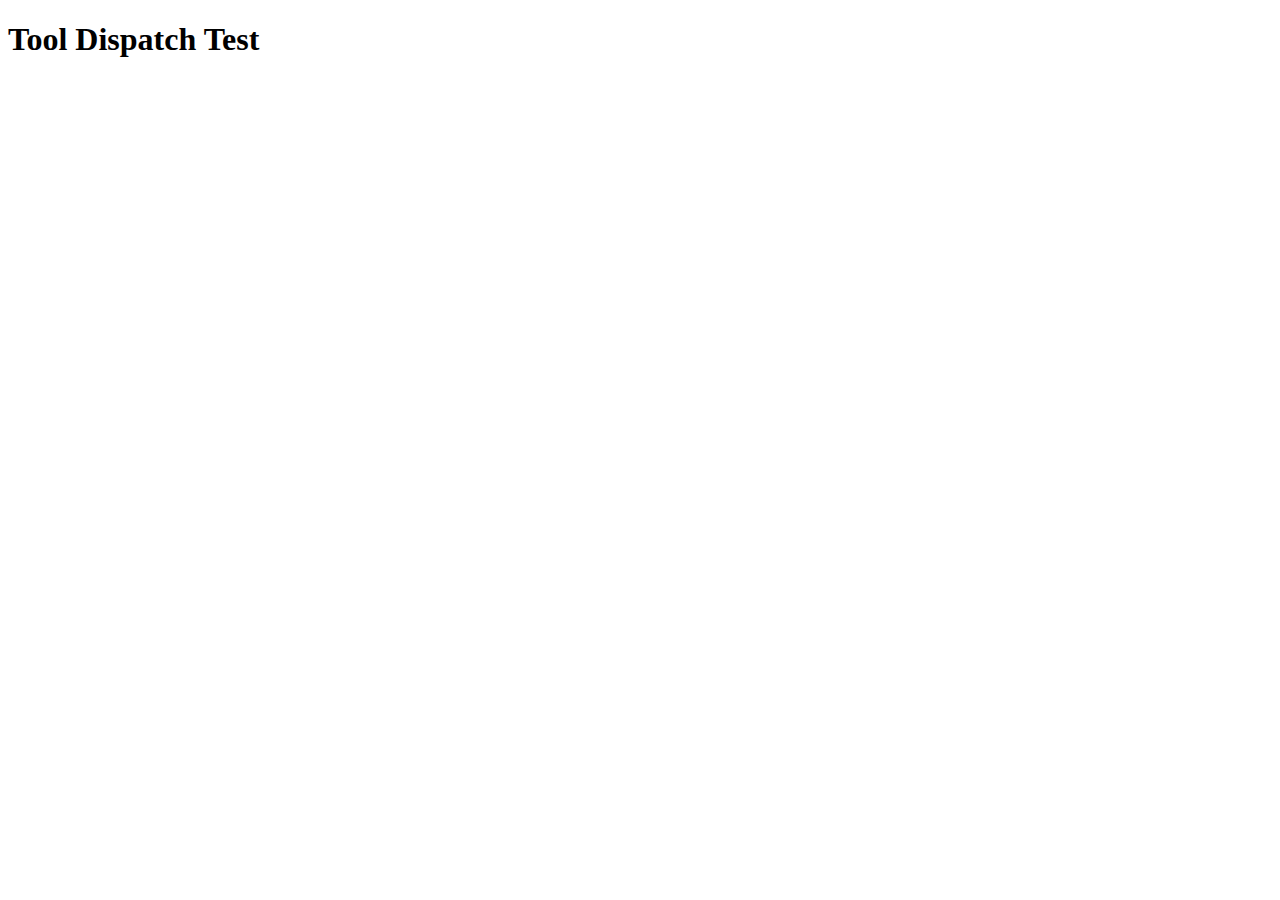
<file: test-dispatch.html>
<!DOCTYPE html>
<html lang="en">
<head>
    <meta charset="UTF-8">
    <meta name="viewport" content="width=device-width, initial-scale=1.0">
    <title>Tool Dispatch Test</title>
</head>
<body>
    <h1>Tool Dispatch Test</h1>
    <div id="test-results"></div>
    
    <script type="module">
        import { ChatToolsRegistry } from './js/chat-tools.js';
        
        console.log('=== Tool Dispatch Test ===');
        
        // Create registry and mock OpenAI client
        const registry = new ChatToolsRegistry();
        
        // Mock OpenAI client with dispatch logic
        class MockOpenAIClient {
            constructor(toolsRegistry) {
                this.toolsRegistry = toolsRegistry;
                this.dispatchTable = new Map();
                this.setupHandlersFromRegistry();
            }
            
            setupHandlersFromRegistry() {
                if (!this.toolsRegistry) return;
                
                const handlers = this.toolsRegistry.getHandlers();
                for (const [name, handler] of handlers) {
                    this.dispatchTable.set(name, {
                        handler,
                        metadata: this.toolsRegistry.getToolMetadataByName(name)
                    });
                }
            }
            
            dispatchCommand(command, context = null) {
                console.log('MockOpenAIClient.dispatchCommand called:', command);
                const handlerData = this.dispatchTable.get(command.method);
                if (handlerData) {
                    try {
                        const handler = handlerData.handler || handlerData;
                        if (typeof handler === 'function') {
                            console.log('Calling handler for:', command.method);
                            handler(command.params, context);
                        } else if (handler.handler && typeof handler.handler === 'function') {
                            console.log('Calling nested handler for:', command.method);
                            handler.handler(command.params, context);
                        }
                    } catch (error) {
                        console.error(`Error executing command ${command.method}:`, error);
                    }
                } else {
                    console.warn(`No handler registered for method: ${command.method}`);
                }
            }
            
            processCommands(content, onCommand) {
                // Look for TOOL_START/TOOL_END blocks first
                const toolPattern = /TOOL_START\s*([\s\S]*?)\s*TOOL_END/g;
                let match;

                while ((match = toolPattern.exec(content)) !== null) {
                    try {
                        const toolData = JSON.parse(match[1].trim());
                        if (toolData.name && toolData.arguments) {
                            const command = {
                                jsonrpc: '2.0',
                                method: toolData.name,
                                params: toolData.arguments
                            };
                            console.log('Found TOOL block:', command);
                            onCommand(command);
                            this.dispatchCommand(command);
                        }
                    } catch (e) {
                        console.warn('Failed to parse TOOL block:', match[1], e);
                    }
                }
            }
        }
        
        // Create mock context (chitchat component)
        const mockContext = {
            addChart: function(title, chartType, chartData, chartOptions) {
                console.log('addChart called with:', { title, chartType, chartData, chartOptions });
                document.getElementById('test-results').innerHTML += `
                    <p><strong>✅ Chart Rendered:</strong> ${title} (${chartType})</p>
                    <pre>${JSON.stringify({ chartData, chartOptions }, null, 2)}</pre>
                `;
            }
        };
        
        // Create client and test
        const client = new MockOpenAIClient(registry);
        
        // Test the tool response parsing
        const testResponse = `
Here's your chart:

TOOL_START { "name": "render_chart", "arguments": { "title": "Simple Bar Chart", "chartType": "bar", "chartData": { "labels": ["Jan", "Feb", "Mar"], "datasets": [{ "label": "Sales", "data": [100, 150, 200], "backgroundColor": "rgba(255, 99, 132, 0.2)", "borderColor": "rgba(255, 99, 132, 1)" }] }, "chartOptions": { "responsive": true } } } TOOL_END

The chart shows your Q1 sales data.
        `;
        
        console.log('Testing with response:', testResponse);
        
        client.processCommands(testResponse, (command) => {
            console.log('Command callback called:', command);
            // Pass the mock context to the dispatcher
            client.dispatchCommand(command, mockContext);
        });
        
        document.getElementById('test-results').innerHTML = '<h2>Test Results:</h2>' + document.getElementById('test-results').innerHTML;
    </script>
</body>
</html>
</file>
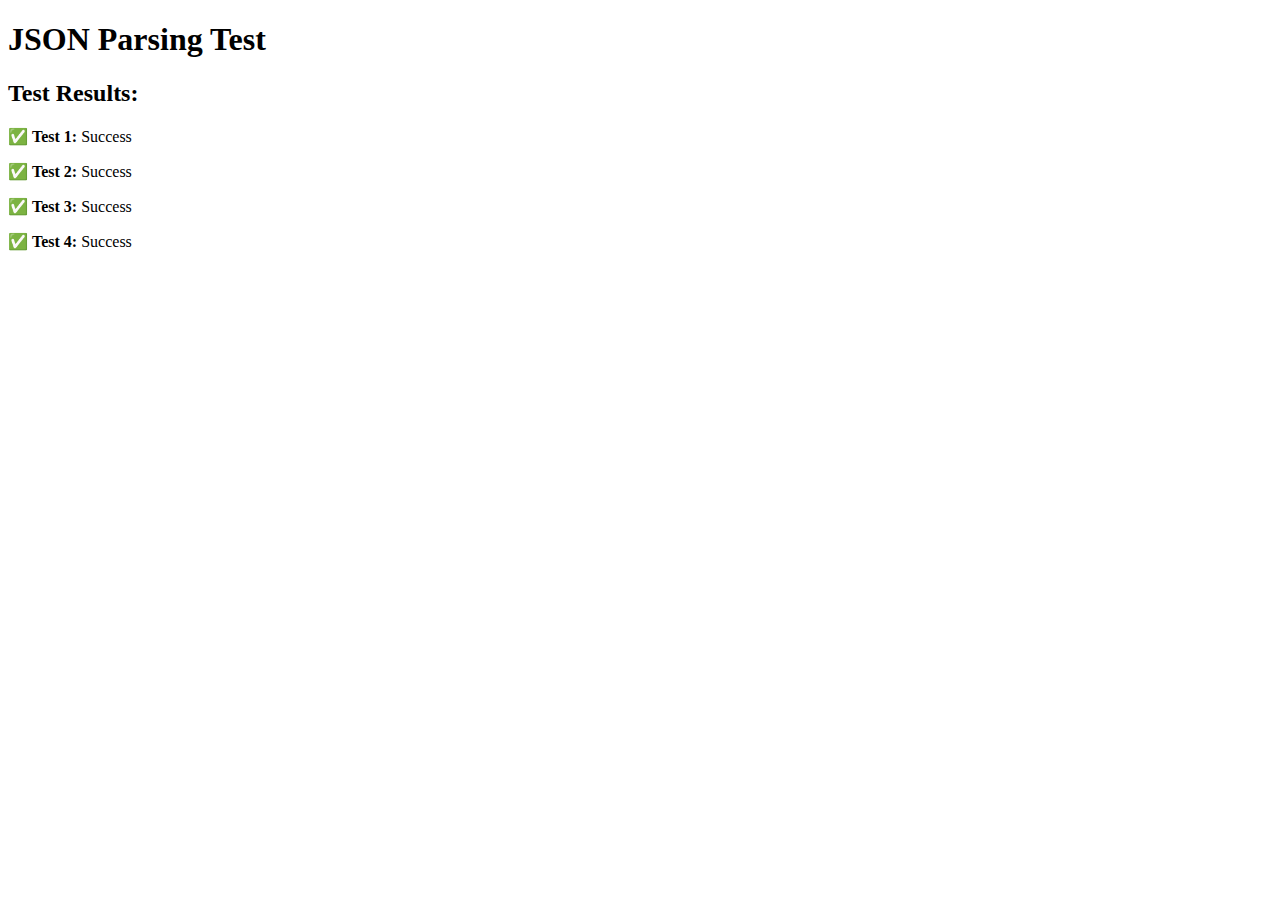
<file: test-json-parsing.html>
<!DOCTYPE html>
<html lang="en">
<head>
    <meta charset="UTF-8">
    <meta name="viewport" content="width=device-width, initial-scale=1.0">
    <title>JSON Parsing Test</title>
</head>
<body>
    <h1>JSON Parsing Test</h1>
    <div id="test-results"></div>
    
    <script>
        // Test the flexible JSON parsing
        function parseFlexibleJson(content) {
            // First try standard JSON parsing
            try {
                return JSON.parse(content);
            } catch (e) {
                // If that fails, try to fix common JavaScript object literal issues
                try {
                    // Replace unquoted property names with quoted ones
                    let fixed = content
                        // Replace unquoted property names (word: ) with quoted ones ("word": )
                        .replace(/([{,]\s*)([a-zA-Z_$][a-zA-Z0-9_$]*)\s*:/g, '$1"$2":')
                        // Replace single quotes with double quotes
                        .replace(/'/g, '"')
                        // Fix trailing commas (remove them)
                        .replace(/,(\s*[}\]])/g, '$1');
                    
                    return JSON.parse(fixed);
                } catch (e2) {
                    // If all else fails, try to evaluate as JavaScript (dangerous but controlled)
                    try {
                        // Only allow if it looks like a safe object literal
                        if (content.trim().startsWith('{') && content.trim().endsWith('}')) {
                            // Use Function constructor to safely evaluate
                            return new Function('return ' + content)();
                        }
                    } catch (e3) {
                        console.warn('All JSON parsing attempts failed:', e, e2, e3);
                    }
                }
            }
            return null;
        }

        // Test cases
        const testCases = [
            // Valid JSON
            '{"name": "test", "value": 123}',
            
            // JavaScript object literal (unquoted properties)
            '{name: "test", value: 123}',
            
            // Mixed quotes
            `{name: 'test', value: "hello"}`,
            
            // The problematic case from the error
            `{
  "name": "render_chart",
  "arguments": {
    "title": "Bar Chart Example",
    "chartType": "bar",
    "chartData": {
      "labels": ["Jan", "Feb", "Mar", "Apr", "May"],
      "datasets": [{
        "label": "Sales",
        "data": [100, 200, 300, 400, 500],
        "backgroundColor": "rgba(255, 99, 132, 0.2)",
        "borderColor": "rgba(255, 99, 132, 1)",
        "borderWidth": 1
      }]
    },
    "chartOptions": {
      "title": {
        display: true,
        text: "Bar Chart Example",
        fontSize: 16
      },
      "legend": {
        display: true
      },
      "scales": {
        yAxes: [{
          ticks: {
            beginAtZero: true
          }
        }]
      }
    }
  }
}`
        ];

        let results = '<h2>Test Results:</h2>';
        
        testCases.forEach((testCase, index) => {
            console.log(`Testing case ${index + 1}:`, testCase);
            const result = parseFlexibleJson(testCase);
            
            if (result !== null) {
                results += `<p>✅ <strong>Test ${index + 1}:</strong> Success</p>`;
                console.log(`Result ${index + 1}:`, result);
            } else {
                results += `<p>❌ <strong>Test ${index + 1}:</strong> Failed</p>`;
                console.log(`Failed ${index + 1}`);
            }
        });

        document.getElementById('test-results').innerHTML = results;
    </script>
</body>
</html>
</file>
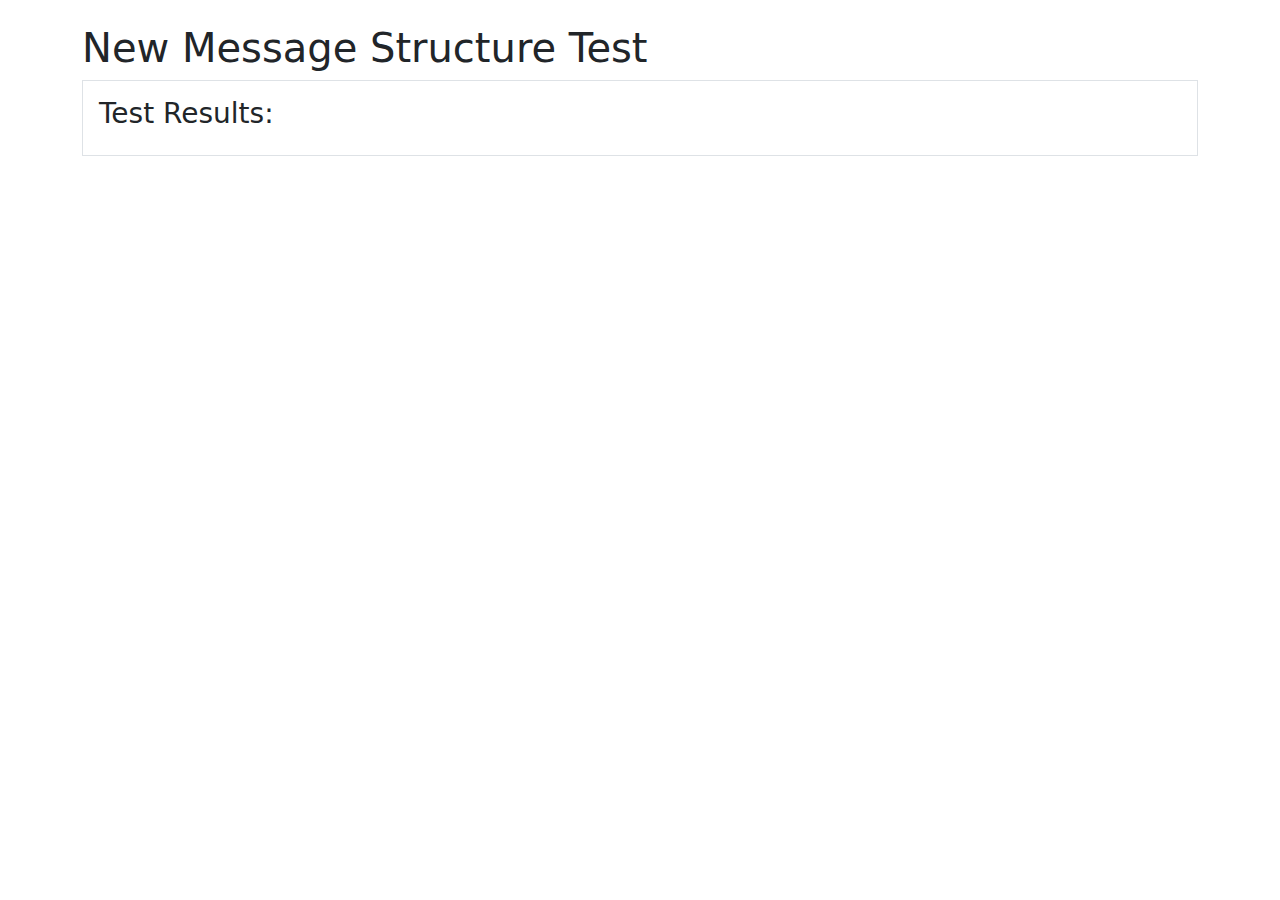
<file: test-new-messages.html>
<!DOCTYPE html>
<html lang="en">
<head>
    <meta charset="UTF-8">
    <meta name="viewport" content="width=device-width, initial-scale=1.0">
    <title>New Message Structure Test</title>
    <link href="https://cdn.jsdelivr.net/npm/bootstrap@5.3.0/dist/css/bootstrap.min.css" rel="stylesheet">
    <link href="https://cdnjs.cloudflare.com/ajax/libs/font-awesome/6.0.0/css/all.min.css" rel="stylesheet">
    <link href="css/chitchat.css" rel="stylesheet">
</head>
<body>
    <div class="container mt-4">
        <h1>New Message Structure Test</h1>
        <div id="test-area" class="border p-3">
            <h3>Test Results:</h3>
            <div id="test-results"></div>
        </div>
    </div>

    <script type="module">
        // Import components
        import './js/messages.js';
        import './js/chitchat-components.js';
        
        console.log('=== Testing New Message Structure ===');
        
        // Test 1: Create user message
        console.log('Test 1: Creating user message');
        const userMessage = document.createElement('user-message');
        userMessage.setAttribute('data-message', JSON.stringify({
            id: 'test-user-1',
            content: 'Hello, can you create a chart for me?',
            sender: 'user',
            timestamp: new Date()
        }));
        
        // Test 2: Create assistant message
        console.log('Test 2: Creating assistant message');
        const assistantMessage = document.createElement('assistant-message');
        assistantMessage.setAttribute('data-message', JSON.stringify({
            id: 'test-assistant-1',
            content: 'I\'ll help you create a chart. Let me process that request.',
            sender: 'assistant',
            timestamp: new Date()
        }));
        
        // Test 3: Add tool invocation to assistant message
        console.log('Test 3: Adding tool invocation');
        setTimeout(() => {
            const toolInvocation = assistantMessage.addToolInvocation('render_chart', 'tool-test-1');
            console.log('Tool invocation created:', toolInvocation);
            
            // Test 4: Update tool status and add result
            setTimeout(() => {
                // Create a mock chart result
                const chartResult = document.createElement('div');
                chartResult.innerHTML = '<div class="alert alert-success">✅ Chart rendered successfully!</div>';
                
                toolInvocation.element.setResult(chartResult);
                console.log('Tool result added');
            }, 2000);
        }, 1000);
        
        // Add messages to test area
        const testResults = document.getElementById('test-results');
        testResults.appendChild(userMessage);
        testResults.appendChild(assistantMessage);
        
        console.log('Test setup complete');
    </script>
</body>
</html>
</file>
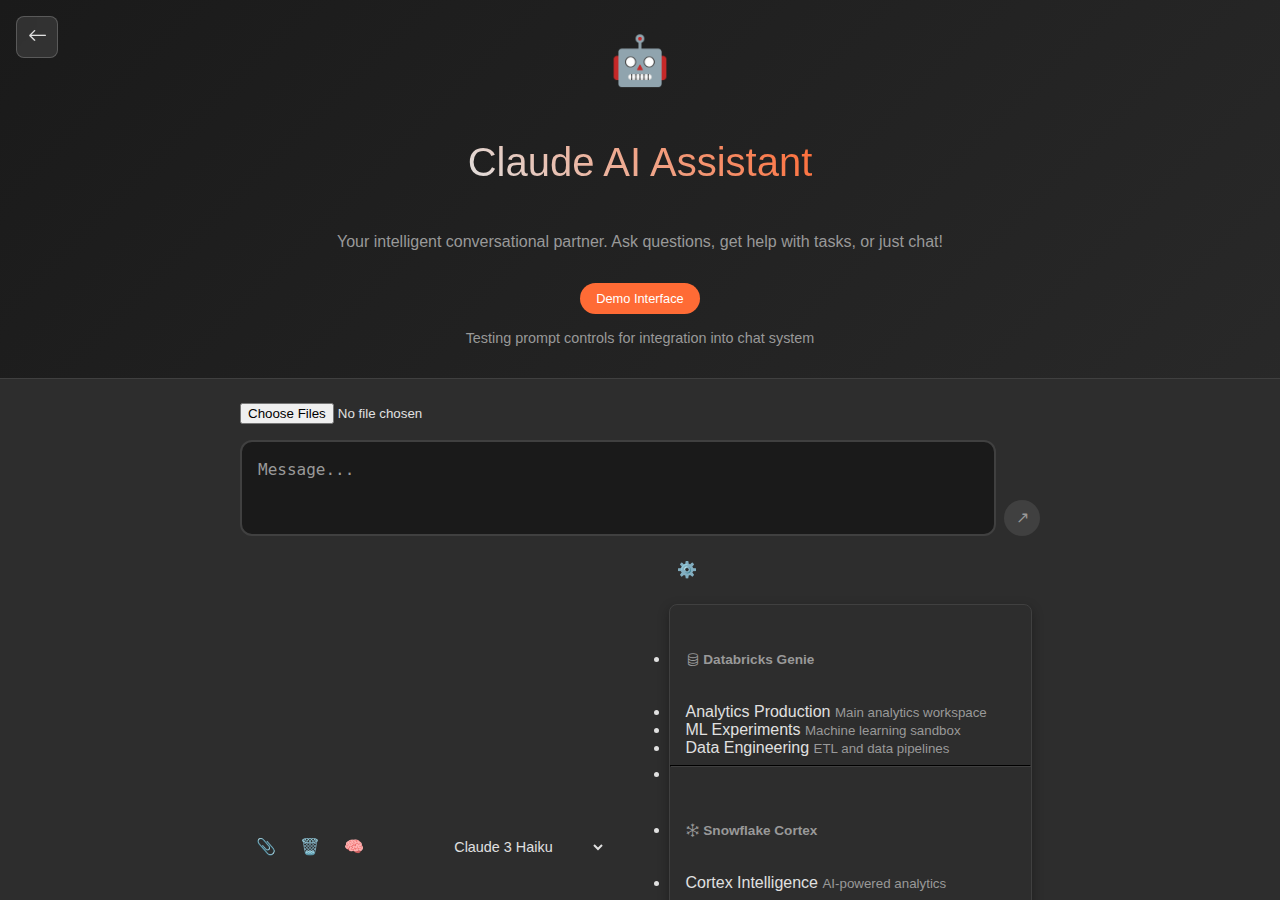
<file: templates/prompt.html>
<!DOCTYPE html>
<html lang="en">
<head>
    <meta charset="UTF-8">
    <meta name="viewport" content="width=device-width, initial-scale=1.0">
    <title>Claude AI Assistant - Demo</title>
    
    <!-- Bootstrap 5.3 CSS -->
    <link href="https://cdn.jsdelivr.net/npm/bootstrap@5.3.2/dist/css/bootstrap.min.css" rel="stylesheet" integrity="sha384-T3c6CoIi6uLrA9TneNEoa7RxnatzjcDSCmG1MXxSR1GAsXEV/Dwwykc2MPK8M2HN" crossorigin="anonymous">
    
    <!-- Bootstrap Icons -->
    <link rel="stylesheet" href="https://cdn.jsdelivr.net/npm/bootstrap-icons@1.11.1/font/bootstrap-icons.css">
    
    <!-- Prompt CSS -->
    <link rel="stylesheet" href="/css/prompt.css">
</head>
<body>
    <chat-interface class="prompt-page">
        <div class="chat-container">
            <!-- Back to Dashboard Button -->
            <div class="demo-controls">
                <a href="/" class="btn-back" title="Back to Dashboard" aria-label="Back to Dashboard">
                    <i class="bi bi-arrow-left"></i>
                </a>
            </div>
            
            <!-- Greeting Section -->
            <div class="greeting-section">
                <div class="greeting-icon">🤖</div>
                <h1 class="greeting-title">Claude AI Assistant</h1>
                <p class="text-muted mb-4">Your intelligent conversational partner. Ask questions, get help with tasks, or just chat!</p>
                <div class="demo-badge">
                    <span class="badge">Demo Interface</span>
                    <small class="demo-note">Testing prompt controls for integration into chat system</small>
                </div>
            </div>

            <!-- Prompt Section -->
            <div class="prompt-section">
                <div class="prompt-container">
                    <!-- File Manager Component -->
                    <file-manager></file-manager>

                    <!-- Main Input Component -->
                    <prompt-input></prompt-input>

                    <!-- Controls Bar -->
                    <div class="controls-bar">
                        <div class="controls-left">
                            <button type="button" class="btn-icon" id="addFileBtn" title="Add files" aria-label="Add files">
                                📎
                            </button>
                            <button type="button" class="btn-icon" id="clearBtn" title="Clear conversation" aria-label="Clear conversation">
                                🗑️
                            </button>
                            <button type="button" class="btn-icon" id="deepThinkBtn" title="Enable deep thinking mode" aria-label="Toggle deep thinking mode">
                                🧠
                            </button>
                        </div>
                        
                        <div class="controls-center">
                            <!-- Model Selector Component -->
                            <model-selector></model-selector>
                        </div>
                        
                        <div class="controls-right">
                            <!-- Options Panel Component (Data Sources) -->
                            <options-panel></options-panel>
                        </div>
                    </div>
                </div>
            </div>

            <!-- Screen reader announcements -->
            <div aria-live="polite" aria-atomic="true" class="sr-only" id="announcements"></div>
        </div>
    </chat-interface>

    <!-- Bootstrap JS -->
    <script src="https://cdn.jsdelivr.net/npm/bootstrap@5.3.2/dist/js/bootstrap.bundle.min.js" integrity="sha384-C6RzsynM9kWDrMNeT87bh95OGNyZPhcTNXj1NW7RuBCsyN/o0jlpcV8Qyq46cDfL" crossorigin="anonymous"></script>
    
    <!-- Prompt Components (load first) -->
    <script src="/js/prompt-components.js"></script>
    <script src="/js/prompt.js"></script>
</body>
</html>
</file>
<file: css/chitchat.css>
/**
 * ChitChat Component - Professional Banking Theme
 * Modern chat widget with full-width message bubbles and professional colors
 */

/* === CHAT WIDGET POSITIONING & ANIMATIONS === */

#chat-widget {
    transform-origin: bottom right;
    transition: all 0.3s cubic-bezier(0.4, 0, 0.2, 1);
}

#chat-toggle {
    transition: all 0.3s ease;
    border: none;
    box-shadow: 0 4px 12px rgba(59, 130, 246, 0.4);
    background: linear-gradient(135deg, #1e40af 0%, #3b82f6 100%);
}

#chat-toggle:hover {
    transform: scale(1.1);
    box-shadow: 0 6px 20px rgba(59, 130, 246, 0.5);
    background: linear-gradient(135deg, #1d4ed8 0%, #2563eb 100%);
}

/* === RESPONSIVE POSITIONING === */

@media (min-width: 769px) {
    /* Desktop and laptop screens */
    #chat-widget {
        bottom: 80px !important;
        right: 24px !important;
        width: 420px;
        height: 600px;
    }
    
    #chat-toggle {
        bottom: 24px !important;
        right: 24px !important;
        width: 60px;
        height: 60px;
    }
}

@media (max-width: 768px) {
    /* Mobile - full screen */
    #chat-widget {
        bottom: 0 !important;
        right: 0 !important;
        left: 0 !important;
        top: 0 !important;
        width: 100% !important;
        height: 100% !important;
        border-radius: 0 !important;
    }
    
    #chat-toggle {
        bottom: 20px !important;
        right: 20px !important;
        width: 56px;
        height: 56px;
    }
}

/* === CHITCHAT COMPONENT === */

chitchat-component {
    display: block;
    height: 600px; /* Fixed height to constrain the component */
    width: 400px;
    max-height: 90vh; /* Don't exceed viewport */
    overflow: hidden; /* Prevent outer scrolling */
}

/* === CHITCHAT CONTAINER === */

.chitchat-container {
    background: #ffffff;
    border: 1px solid #e5e7eb;
    border-radius: 12px;
    box-shadow: 0 10px 25px rgba(0, 0, 0, 0.1);
    font-family: -apple-system, BlinkMacSystemFont, 'Segoe UI', Roboto, sans-serif;
    display: flex;
    flex-direction: column;
    height: 100%;
    overflow: hidden;
    position: relative;
}

/* Mobile fullscreen adjustments */
.chitchat-container[data-screen-type="mobile"] {
    border: none;
    border-radius: 0;
    box-shadow: none;
    height: 100vh;
    width: 100vw;
}

/* Desktop adjustments */
.chitchat-container[data-screen-type="desktop"], 
.chitchat-container[data-screen-type="desktop-large"] {
    min-width: 400px;
    min-height: 500px;
}

/* Laptop adjustments */
.chitchat-container[data-screen-type="laptop"] {
    min-width: 350px;
    min-height: 450px;
}

/* === PROFESSIONAL HEADER STYLING === */

/* Header should be fixed height */
chat-header {
    flex-shrink: 0;
}

.chitchat-header {
    background: linear-gradient(135deg, #1e40af 0%, #3b82f6 100%);
    color: white;
    padding: 16px 20px;
    border-radius: 12px 12px 0 0;
    border-bottom: 1px solid rgba(255, 255, 255, 0.1);
    box-shadow: 0 2px 4px rgba(0, 0, 0, 0.1);
    flex-shrink: 0;
}

.chitchat-header.compact {
    padding: 12px 16px;
}

.chitchat-header .chat-avatar .avatar-placeholder {
    width: 40px;
    height: 40px;
    background: rgba(255, 255, 255, 0.2);
    backdrop-filter: blur(10px);
    border: 2px solid rgba(255, 255, 255, 0.3);
    font-size: 16px;
}

.chitchat-header h6 {
    color: #ffffff;
    font-weight: 600;
    margin: 0;
}

.chitchat-header small {
    color: rgba(255, 255, 255, 0.9);
}

.chitchat-header .status-indicator.online {
    background: #10b981;
    width: 8px;
    height: 8px;
    border-radius: 50%;
    display: inline-block;
    margin-right: 6px;
    border: 2px solid #ffffff;
    box-shadow: 0 0 0 2px rgba(16, 185, 129, 0.3);
}

.chitchat-header .chat-actions .btn {
    background: rgba(255, 255, 255, 0.1);
    border: 1px solid rgba(255, 255, 255, 0.2);
    color: #ffffff;
    transition: all 0.2s ease;
    width: 32px;
    height: 32px;
    display: flex;
    align-items: center;
    justify-content: center;
    padding: 0;
    border-radius: 6px;
    font-size: 14px;
}

.chitchat-header .chat-actions .btn:hover {
    background: rgba(255, 255, 255, 0.2);
    border-color: rgba(255, 255, 255, 0.4);
    transform: translateY(-1px);
    box-shadow: 0 2px 8px rgba(0, 0, 0, 0.1);
}

.chitchat-header .chat-actions .btn[data-action="minimize"]:hover {
    background: #f59e0b;
    border-color: #d97706;
    color: white;
}

.chitchat-header .chat-actions .btn[data-action="help"]:hover {
    background: #10b981;
    border-color: #059669;
    color: white;
}

.chitchat-header .chat-actions .btn[data-action="clear"]:hover {
    background: #6366f1;
    border-color: #4f46e5;
    color: white;
}

/* === MESSAGES AREA === */

/* Chat messages component should fill remaining space */
chat-messages {
    flex: 1;
    overflow: hidden;
    display: flex;
    flex-direction: column;
    min-height: 0; /* Important for flex children with scrolling */
}

.chitchat-messages {
    flex: 1;
    overflow-y: auto;
    overflow-x: hidden; /* Prevent horizontal scroll */
    padding: 16px;
    background: #f8fafc;
    scroll-behavior: smooth;
    height: 100%; /* Ensure it takes full height */
}

.messages-container {
    display: flex;
    flex-direction: column;
    gap: 12px;
    padding: 0 4px; /* Small padding for visual breathing room */
}

/* === FULL-WIDTH MESSAGE BUBBLES === */

.message {
    display: flex;
    flex-direction: column;
    width: 100%;
    margin-bottom: 12px;
    animation: messageSlideIn 0.3s ease-out;
}

.message.sent {
    align-items: flex-end;
}

.message.received {
    align-items: flex-start;
}

.message.system {
    align-items: center;
}

.message-bubble {
    padding: 16px;
    border-radius: 12px;
    position: relative;
    word-wrap: break-word;
    box-shadow: 0 2px 8px rgba(0, 0, 0, 0.1);
    width: 100%;
    max-width: 100%;
    box-sizing: border-box;
}

/* Sent messages - Professional blue, right-aligned content */
.message.sent .message-bubble {
    background: linear-gradient(135deg, #1e40af 0%, #3b82f6 100%);
    color: white;
    border-bottom-right-radius: 6px;
    margin-left: auto;
    margin-right: 0;
}

/* Received messages - Clean white/gray, left-aligned content */
.message.received .message-bubble {
    background: #ffffff;
    color: #374151;
    border: 1px solid #e5e7eb;
    border-bottom-left-radius: 6px;
    margin-left: 0;
    margin-right: auto;
}

/* System messages - Subtle gray, centered content */
.message.system .message-bubble {
    background: #f3f4f6;
    color: #6b7280;
    border: 1px solid #d1d5db;
    border-radius: 12px;
    font-size: 0.9em;
    text-align: center;
    font-style: italic;
    margin: 0 auto;
    max-width: 90%;
}

/* Message content should use full width within bubble */
.message-content,
.message-bubble > * {
    width: 100%;
    max-width: 100%;
}

/* Tables in messages should be fully responsive */
.message-bubble .table-responsive {
    width: 100%;
    margin: 0;
}

.message-bubble .table {
    width: 100%;
    margin-bottom: 0;
}

/* Chart containers should use full width */
.message-bubble .chart-container {
    width: 100%;
    position: relative;
}

.message-bubble canvas {
    width: 100% !important;
    height: auto !important;
}

/* Image messages should be responsive within full width */
.message-bubble .message-image {
    width: 100%;
    height: auto;
    max-width: 100%;
    object-fit: contain;
}

/* Quick replies should wrap properly in full width */
.message-bubble .quick-replies {
    display: flex;
    flex-wrap: wrap;
    gap: 8px;
    width: 100%;
}

/* === MESSAGE TIMESTAMPS === */

.message-timestamp {
    font-size: 0.75rem;
    color: #9ca3af;
    margin-top: 6px;
    padding: 0 4px;
    align-self: inherit; /* Inherit alignment from parent message */
}

.message.sent .message-timestamp {
    text-align: right;
}

.message.received .message-timestamp {
    text-align: left;
}

.message.system .message-timestamp {
    text-align: center;
}

/* === INPUT AREA === */

.chitchat-input {
    padding: 16px;
    background: #ffffff;
    border-top: 1px solid #e5e7eb;
    border-radius: 0 0 12px 12px;
}

.chitchat-input .input-group .form-control {
    border: 1px solid #d1d5db;
    border-radius: 8px;
    background: #f9fafb;
    color: #374151;
    font-size: 14px;
    padding: 12px 16px;
    transition: all 0.2s ease;
}

.chitchat-input .input-group .form-control:focus {
    border-color: #3b82f6;
    box-shadow: 0 0 0 3px rgba(59, 130, 246, 0.1);
    background: #ffffff;
}

.chitchat-input .btn {
    border-radius: 8px;
    padding: 12px 16px;
    font-weight: 500;
    transition: all 0.2s ease;
}

.chitchat-input .btn-primary {
    background: linear-gradient(135deg, #1e40af 0%, #3b82f6 100%);
    border: none;
    color: white;
}

.chitchat-input .btn-primary:hover {
    background: linear-gradient(135deg, #1d4ed8 0%, #2563eb 100%);
    transform: translateY(-1px);
    box-shadow: 0 4px 12px rgba(59, 130, 246, 0.3);
}

.chitchat-input .btn-outline-secondary {
    background: #f9fafb;
    border: 1px solid #d1d5db;
    color: #6b7280;
}

.chitchat-input .btn-outline-secondary:hover {
    background: #f3f4f6;
    border-color: #9ca3af;
    color: #374151;
}

/* === TYPING INDICATOR === */

.typing-indicator {
    display: flex;
    align-items: center;
    padding: 12px 16px;
    margin-top: 8px;
}

.typing-animation {
    display: flex;
    gap: 4px;
}

.typing-animation span {
    width: 8px;
    height: 8px;
    background: #9ca3af;
    border-radius: 50%;
    animation: typingDot 1.4s infinite;
}

.typing-animation span:nth-child(2) {
    animation-delay: 0.2s;
}

.typing-animation span:nth-child(3) {
    animation-delay: 0.4s;
}

/* === QUICK REPLIES === */

.quick-replies {
    display: flex;
    flex-wrap: wrap;
    gap: 8px;
    margin-top: 8px;
}

.quick-reply-btn {
    background: #f8fafc;
    border: 1px solid #e2e8f0;
    color: #475569;
    border-radius: 20px;
    padding: 8px 16px;
    font-size: 0.875rem;
    font-weight: 500;
    transition: all 0.2s ease;
    cursor: pointer;
}

.quick-reply-btn:hover {
    background: #3b82f6;
    border-color: #3b82f6;
    color: white;
    transform: translateY(-1px);
    box-shadow: 0 2px 8px rgba(59, 130, 246, 0.2);
}

/* === CHITCHAT SEND BUTTON === */

.chitchat-send-btn {
    background: linear-gradient(135deg, #1e40af 0%, #3b82f6 100%);
    border: none;
    color: white;
    border-radius: 50%;
    width: 40px;
    height: 40px;
    display: flex;
    align-items: center;
    justify-content: center;
    transition: all 0.2s ease;
    font-size: 14px;
}

.chitchat-send-btn:hover:not(:disabled) {
    background: linear-gradient(135deg, #1d4ed8 0%, #2563eb 100%);
    transform: translateY(-1px);
    box-shadow: 0 4px 12px rgba(59, 130, 246, 0.3);
}

.chitchat-send-btn:disabled {
    opacity: 0.5;
    transform: none;
    cursor: not-allowed;
}

/* === QUICK ACTIONS === */

.chitchat-quick-actions {
    padding: 0.5rem 1rem;
    background: #f8fafc;
    border-top: 1px solid #e5e7eb;
    display: flex;
    gap: 0.5rem;
    flex-wrap: wrap;
}

.chitchat-quick-action {
    background: white;
    border: 1px solid #d1d5db;
    border-radius: 1rem;
    padding: 0.5rem 0.75rem;
    font-size: 0.875rem;
    color: #374151;
    text-decoration: none;
    transition: all 0.2s ease;
    display: flex;
    align-items: center;
    gap: 0.25rem;
}

.chitchat-quick-action:hover {
    background: #3b82f6;
    color: white;
    border-color: #3b82f6;
    transform: translateY(-1px);
    text-decoration: none;
}

/* === RESIZE HANDLE === */

.chitchat-resize-handle {
    position: absolute;
    top: 0;
    left: 0;
    width: 24px;
    height: 24px;
    background: linear-gradient(135deg, #64748b 0%, #475569 100%);
    cursor: nw-resize;
    z-index: 1001;
    display: flex;
    align-items: center;
    justify-content: center;
    color: white;
    font-size: 12px;
    border-radius: 12px 0 0 0;
    opacity: 0.8;
    transition: all 0.2s ease;
    box-shadow: 0 2px 8px rgba(0, 0, 0, 0.2);
}

.chitchat-resize-handle:hover {
    opacity: 1;
    transform: scale(1.05);
    box-shadow: 0 4px 12px rgba(0, 0, 0, 0.3);
    background: linear-gradient(135deg, #475569 0%, #334155 100%);
}

/* === FILE UPLOAD AREA === */

.file-upload-area {
    position: absolute;
    top: 0;
    left: 0;
    right: 0;
    bottom: 0;
    background: rgba(255, 255, 255, 0.95);
    backdrop-filter: blur(10px);
    display: flex;
    align-items: center;
    justify-content: center;
    z-index: 1000;
    border-radius: 12px;
}

.upload-zone {
    text-align: center;
    padding: 40px;
    border: 2px dashed #d1d5db;
    border-radius: 12px;
    background: #f9fafb;
    transition: all 0.2s ease;
    cursor: pointer;
}

.upload-zone:hover {
    border-color: #3b82f6;
    background: #eff6ff;
}

/* === ANIMATIONS === */

@keyframes messageSlideIn {
    from {
        opacity: 0;
        transform: translateY(20px) scale(0.95);
    }
    to {
        opacity: 1;
        transform: translateY(0) scale(1);
    }
}

@keyframes typingDot {
    0%, 60%, 100% {
        transform: translateY(0);
        opacity: 0.5;
    }
    30% {
        transform: translateY(-10px);
        opacity: 1;
    }
}

/* === DARK THEME === */

.chitchat-container[data-theme="dark"] {
    background: #1f2937;
    border-color: #374151;
    color: #f9fafb;
}

.chitchat-container[data-theme="dark"] .chitchat-header {
    background: linear-gradient(135deg, #111827 0%, #1f2937 100%);
    border-bottom-color: rgba(255, 255, 255, 0.1);
}

.chitchat-container[data-theme="dark"] .chitchat-messages {
    background: #111827;
}

.chitchat-container[data-theme="dark"] .message.received .message-bubble {
    background: #374151;
    color: #f9fafb;
    border-color: #4b5563;
}

.chitchat-container[data-theme="dark"] .message.system .message-bubble {
    background: #374151;
    color: #d1d5db;
    border-color: #4b5563;
}

.chitchat-container[data-theme="dark"] .chitchat-input {
    background: #1f2937;
    border-top-color: #374151;
}

.chitchat-container[data-theme="dark"] .chitchat-input .form-control {
    background: #374151;
    border-color: #4b5563;
    color: #f9fafb;
}

.chitchat-container[data-theme="dark"] .chitchat-input .form-control:focus {
    background: #4b5563;
    border-color: #3b82f6;
}

.chitchat-container[data-theme="dark"] .chitchat-input::placeholder {
    color: #9ca3af;
}

/* === RESPONSIVE DESIGN === */

@media (max-width: 768px) {
    .chitchat-container {
        border-radius: 0;
        border: none;
        height: 100vh;
        max-height: 100vh;
    }
    
    .chitchat-header {
        border-radius: 0;
        padding: 12px 16px;
    }
    
    .chitchat-messages {
        padding: 12px;
    }
    
    .message-bubble {
        padding: 12px;
    }
    
    .chitchat-input {
        padding: 12px;
    }
    
    .chitchat-resize-handle {
        display: none;
    }
}

@media (min-width: 769px) {
    .chitchat-container {
        min-width: 400px;
        min-height: 500px;
    }
    
    .chitchat-resize-handle {
        width: 24px;
        height: 24px;
        opacity: 0.85;
    }
}

/* === MOBILE OPTIMIZATIONS === */

@media (max-width: 480px) {
    .chitchat-send-btn {
        width: 36px;
        height: 36px;
    }
    
    #chat-toggle {
        bottom: 16px !important;
        right: 16px !important;
        width: 50px !important;
        height: 50px !important;
    }
}

/* === CHAT ANIMATIONS === */

@keyframes chatSlideIn {
    from {
        opacity: 0;
        transform: translateY(100%) scale(0.8);
    }
    to {
        opacity: 1;
        transform: translateY(0) scale(1);
    }
}

@keyframes chatSlideOut {
    from {
        opacity: 1;
        transform: translateY(0) scale(1);
    }
    to {
        opacity: 0;
        transform: translateY(100%) scale(0.8);
    }
}

@keyframes messageSlideIn {
    from {
        opacity: 0;
        transform: translateY(20px);
    }
    to {
        opacity: 1;
        transform: translateY(0);
    }
}

/* === CHITCHAT COMPONENT STRUCTURE === */

.chitchat-container {
    display: flex;
    flex-direction: column;
    height: 100%;
    background: white;
    border-radius: 12px;
    box-shadow: 0 8px 32px rgba(0,0,0,0.12);
    overflow: hidden;
    border: 1px solid #e5e7eb;
}

.chitchat-header {
    background: linear-gradient(135deg, #3b82f6 0%, #1e40af 100%);
    color: white;
    padding: 1rem;
    display: flex;
    align-items: center;
    justify-content: between;
    border-bottom: 1px solid rgba(255,255,255,0.1);
}

.chitchat-header.compact {
    padding: 0.75rem;
}

.chat-avatar .avatar-placeholder {
    width: 40px;
    height: 40px;
    font-size: 1.2rem;
}

.chitchat-header h6 {
    margin: 0;
    font-weight: 600;
}

.chitchat-header small {
    opacity: 0.9;
}

/* === MESSAGES AREA === */

.messages-container {
    flex: 1;
    overflow-y: auto;
    padding: 1rem;
    background: #f8fafc;
    scroll-behavior: smooth;
}

.message {
    margin-bottom: 1rem;
    animation: messageSlideIn 0.3s ease-out;
}

.message.sent {
    display: flex;
    justify-content: flex-end;
}

.message.received {
    display: flex;
    justify-content: flex-start;
}

.message.system {
    display: flex;
    justify-content: center;
}

.message-bubble {
    max-width: 85%;
    padding: 0.75rem 1rem;
    border-radius: 1rem;
    word-wrap: break-word;
    position: relative;
}

.message.sent .message-bubble {
    background: linear-gradient(135deg, #3b82f6 0%, #1d4ed8 100%);
    color: white;
    border-bottom-right-radius: 0.25rem;
}

.message.received .message-bubble {
    background: white;
    color: #374151;
    border: 1px solid #e5e7eb;
    border-bottom-left-radius: 0.25rem;
    box-shadow: 0 1px 3px rgba(0,0,0,0.1);
}

.message.system .message-bubble {
    background: #f3f4f6;
    color: #6b7280;
    border: 1px solid #d1d5db;
    font-size: 0.875rem;
    text-align: center;
    max-width: 70%;
}

.message-timestamp {
    font-size: 0.75rem;
    color: #9ca3af;
    margin-top: 0.25rem;
    text-align: center;
}

/* === TYPING INDICATOR === */

.typing-indicator {
    display: flex;
    align-items: center;
    padding: 0.75rem 1rem;
    background: white;
    border-radius: 1rem;
    margin-bottom: 1rem;
    border: 1px solid #e5e7eb;
    max-width: 80px;
}

.typing-dots {
    display: flex;
    gap: 4px;
}

.typing-dot {
    width: 8px;
    height: 8px;
    background: #9ca3af;
    border-radius: 50%;
    animation: typingPulse 1.4s infinite;
}

.typing-dot:nth-child(2) {
    animation-delay: 0.2s;
}

.typing-dot:nth-child(3) {
    animation-delay: 0.4s;
}

@keyframes typingPulse {
    0%, 60%, 100% {
        opacity: 0.3;
        transform: scale(1);
    }
    30% {
        opacity: 1;
        transform: scale(1.2);
    }
}

/* === INPUT AREA === */

.chitchat-input-container {
    padding: 1rem;
    background: white;
    border-top: 1px solid #e5e7eb;
    display: flex;
    gap: 0.5rem;
    align-items: flex-end;
    flex-shrink: 0; /* Important: Don't shrink, stay fixed at bottom */
}

.chitchat-controls-container {
    padding: 0.5rem 1rem;
    background: white;
    border-top: 1px solid #e5e7eb;
    display: flex;
    gap: 0.5rem;
    align-items: center;
    flex-shrink: 0; /* Important: Don't shrink, stay fixed at bottom */
}

.controls-bar {
    display: flex;
    width: 100%;
    align-items: center;
    gap: 1rem;
}

.controls-left,
.controls-center,
.controls-right {
    display: flex;
    align-items: center;
    gap: 0.5rem;
}

.controls-center {
    flex: 1;
    justify-content: center;
}

/* === COMPONENT ELEMENTS === */

prompt-input {
    display: block;
    flex: 1;
}

file-manager {
    display: block;
    flex-shrink: 0;
}

options-panel {
    display: block;
}

chat-resizer {
    display: block;
    position: absolute;
    bottom: -3px;
    right: -3px;
    width: 20px;
    height: 20px;
    cursor: nw-resize;
    z-index: 1000;
}

.chitchat-input {
    flex: 1;
    border: 1px solid #d1d5db;
    border-radius: 1.5rem;
    padding: 0.75rem 1rem;
    font-size: 0.875rem;
    line-height: 1.25;
    resize: none;
    max-height: 120px;
    transition: border-color 0.2s ease;
}

.chitchat-input:focus {
    outline: none;
    border-color: #3b82f6;
    box-shadow: 0 0 0 3px rgba(59, 130, 246, 0.1);
}

.chitchat-send-btn {
    background: linear-gradient(135deg, #3b82f6 0%, #1d4ed8 100%);
    border: none;
    border-radius: 50%;
    width: 40px;
    height: 40px;
    display: flex;
    align-items: center;
    justify-content: center;
    color: white;
    transition: all 0.2s ease;
    flex-shrink: 0;
}

.chitchat-send-btn:hover {
    transform: scale(1.1);
    box-shadow: 0 4px 12px rgba(59, 130, 246, 0.3);
}

.chitchat-send-btn:disabled {
    opacity: 0.5;
    transform: none;
    cursor: not-allowed;
}

/* === QUICK ACTIONS === */

.chitchat-quick-actions {
    padding: 0.5rem 1rem;
    background: #f8fafc;
    border-top: 1px solid #e5e7eb;
    display: flex;
    gap: 0.5rem;
    flex-wrap: wrap;
}

.chitchat-quick-action {
    background: white;
    border: 1px solid #d1d5db;
    border-radius: 1rem;
    padding: 0.5rem 0.75rem;
    font-size: 0.875rem;
    color: #374151;
    text-decoration: none;
    transition: all 0.2s ease;
    display: flex;
    align-items: center;
    gap: 0.25rem;
}

.chitchat-quick-action:hover {
    background: #3b82f6;
    color: white;
    border-color: #3b82f6;
    transform: translateY(-1px);
    text-decoration: none;
}

/* === THEME VARIATIONS === */

.chitchat-container[data-theme="dark"] {
    background: #1f2937;
    color: white;
}

.chitchat-container[data-theme="dark"] .chitchat-header {
    background: linear-gradient(135deg, #374151 0%, #1f2937 100%);
}

.chitchat-container[data-theme="dark"] .messages-container {
    background: #111827;
}

.chitchat-container[data-theme="dark"] .message.received .message-bubble {
    background: #374151;
    color: #f9fafb;
    border-color: #4b5563;
}

.chitchat-container[data-theme="dark"] .chitchat-input-container {
    background: #1f2937;
    border-color: #374151;
}

.chitchat-container[data-theme="dark"] .chitchat-input {
    background: #374151;
    color: white;
    border-color: #4b5563;
}

.chitchat-container[data-theme="dark"] .chitchat-input::placeholder {
    color: #9ca3af;
}

/* === MOBILE OPTIMIZATIONS === */

@media (max-width: 480px) {
    .message-bubble {
        max-width: 90%;
        font-size: 0.875rem;
    }
    
    .chitchat-input-container {
        padding: 0.75rem;
    }
    
    .chitchat-input {
        font-size: 0.875rem;
        padding: 0.625rem 0.875rem;
    }
    
    .chitchat-send-btn {
        width: 36px;
        height: 36px;
    }
}

/* === EXTRACTED FROM CHITCHAT.JS ADDSTYLES() === */

.chitchat-container {
    border: 1px solid var(--bs-border-color);
    border-radius: 16px;
    background: white;
    box-shadow: 0 8px 32px rgba(0,0,0,0.1);
    overflow: hidden;
    width: 100%;
    height: 100%;
    display: flex;
    flex-direction: column;
    font-family: -apple-system, BlinkMacSystemFont, 'Segoe UI', Roboto, sans-serif;
    position: relative;
}

/* Mobile fullscreen adjustments */
.chitchat-container[data-screen-type="mobile"] {
    border: none;
    border-radius: 0;
    box-shadow: none;
    height: 100vh;
    width: 100vw;
}

/* Desktop adjustments */
.chitchat-container[data-screen-type="desktop"], 
.chitchat-container[data-screen-type="desktop-large"] {
    min-width: 400px;
    min-height: 500px;
}

/* Laptop adjustments */
.chitchat-container[data-screen-type="laptop"] {
    min-width: 350px;
    min-height: 450px;
}

.chitchat-header {
    background: linear-gradient(135deg, #667eea 0%, #764ba2 100%);
    color: white;
    padding: 16px 20px;
    border-bottom: 1px solid rgba(255,255,255,0.1);
    flex-shrink: 0;
}

.chitchat-header.compact {
    padding: 12px 16px;
}

.chitchat-header.compact h6 {
    font-size: 0.9rem;
}

.chitchat-header.compact small {
    font-size: 0.75rem;
}

.chat-avatar .avatar-placeholder {
    width: 40px;
    height: 40px;
    font-size: 18px;
}

.status-indicator {
    display: inline-block;
    width: 8px;
    height: 8px;
    border-radius: 50%;
    margin-right: 6px;
}

.status-indicator.online {
    background: #28a745;
    box-shadow: 0 0 0 2px rgba(40, 167, 69, 0.3);
}

.chitchat-messages {
    flex: 1;
    overflow-y: auto;
    padding: 20px;
    background: #f8f9fa;
    scroll-behavior: smooth;
}

.message {
    margin-bottom: 16px;
    opacity: 0;
    transform: translateY(20px);
    animation: messageSlideIn 0.3s ease-out forwards;
}

@keyframes messageSlideIn {
    to {
        opacity: 1;
        transform: translateY(0);
    }
}

.message-bubble {
    max-width: 80%;
    padding: 12px 16px;
    border-radius: 18px;
    word-wrap: break-word;
    position: relative;
}

.message.sent {
    text-align: right;
}

.message.sent .message-bubble {
    background: linear-gradient(135deg, #667eea 0%, #764ba2 100%);
    color: white;
    margin-left: auto;
    border-bottom-right-radius: 6px;
}

.message.received .message-bubble {
    background: white;
    color: #333;
    border: 1px solid #e9ecef;
    border-bottom-left-radius: 6px;
    box-shadow: 0 2px 8px rgba(0,0,0,0.05);
}

.message.system .message-bubble {
    background: #e3f2fd;
    color: #1976d2;
    text-align: center;
    border-radius: 12px;
    font-size: 0.875rem;
    margin: 0 auto;
}

.message-timestamp {
    font-size: 0.75rem;
    color: #6c757d;
    margin-top: 4px;
}

.message.sent .message-timestamp {
    text-align: right;
}

.typing-indicator {
    display: flex;
    align-items: center;
    padding: 8px 0;
}

.typing-animation {
    display: flex;
    gap: 4px;
}

.typing-animation span {
    width: 8px;
    height: 8px;
    border-radius: 50%;
    background: #6c757d;
    animation: typingDot 1.4s infinite ease-in-out;
}

.typing-animation span:nth-child(1) { animation-delay: -0.32s; }
.typing-animation span:nth-child(2) { animation-delay: -0.16s; }

@keyframes typingDot {
    0%, 80%, 100% {
        transform: scale(0.8);
        opacity: 0.5;
    }
    40% {
        transform: scale(1);
        opacity: 1;
    }
}

.chitchat-input {
    padding: 16px 20px;
    background: white;
    border-top: 1px solid #e9ecef;
}

.chitchat-input .form-control {
    border: 1px solid #e9ecef;
    border-radius: 24px;
    padding: 12px 16px;
    transition: all 0.2s ease;
}

.chitchat-input .form-control:focus {
    border-color: #667eea;
    box-shadow: 0 0 0 3px rgba(102, 126, 234, 0.1);
}

.chitchat-input .btn {
    border-radius: 50%;
    width: 40px;
    height: 40px;
    display: flex;
    align-items: center;
    justify-content: center;
    transition: all 0.2s ease;
}

.chitchat-input .btn:hover {
    transform: translateY(-1px);
    box-shadow: 0 4px 12px rgba(0,0,0,0.15);
}

.file-upload-area {
    position: absolute;
    top: 0;
    left: 0;
    right: 0;
    bottom: 0;
    background: rgba(255,255,255,0.95);
    display: flex;
    align-items: center;
    justify-content: center;
    backdrop-filter: blur(4px);
}

.upload-zone {
    border: 2px dashed #dee2e6;
    border-radius: 12px;
    padding: 40px;
    text-align: center;
    cursor: pointer;
    transition: all 0.2s ease;
}

.upload-zone:hover {
    border-color: #667eea;
    background: rgba(102, 126, 234, 0.05);
}

.message-rich-content {
    margin-top: 8px;
}

.message-image {
    max-width: 100%;
    border-radius: 8px;
    cursor: pointer;
    transition: transform 0.2s ease;
}

.message-image:hover {
    transform: scale(1.02);
}

.message-table {
    width: 100%;
    font-size: 0.875rem;
    margin-top: 8px;
}

.message-table th,
.message-table td {
    padding: 8px 12px;
    border: 1px solid rgba(0,0,0,0.1);
}

.message-table th {
    background: rgba(0,0,0,0.05);
    font-weight: 600;
}

.quick-replies {
    display: flex;
    flex-wrap: wrap;
    gap: 8px;
    margin-top: 12px;
}

.quick-reply-btn {
    background: rgba(255,255,255,0.9);
    border: 1px solid rgba(0,0,0,0.1);
    border-radius: 16px;
    padding: 6px 12px;
    font-size: 0.875rem;
    cursor: pointer;
    transition: all 0.2s ease;
}

.quick-reply-btn:hover {
    background: white;
    border-color: #667eea;
    color: #667eea;
    transform: translateY(-1px);
}

/* Resize Handle - Top-left corner positioning */
.chitchat-resize-handle {
    position: absolute;
    top: 0;
    left: 0;
    width: 20px;
    height: 20px;
    background: linear-gradient(135deg, #1e293b 0%, #334155 100%);
    cursor: nw-resize;
    z-index: 1001;
    display: flex;
    align-items: center;
    justify-content: center;
    color: white;
    font-size: 10px;
    border-radius: 16px 0 0 0;
    opacity: 0.8;
    transition: all 0.2s ease;
    box-shadow: 0 2px 8px rgba(0,0,0,0.2);
}

.chitchat-resize-handle:hover {
    opacity: 1;
    transform: scale(1.1);
    box-shadow: 0 4px 12px rgba(0,0,0,0.3);
}

/* Larger resize handle for laptops */
@media (min-width: 769px) {
    .chitchat-resize-handle {
        width: 24px;
        height: 24px;
        font-size: 12px;
        opacity: 0.85;
    }
}

/* Mobile devices (phones) */
@media (max-width: 767px) {
    .chitchat-container {
        border: none !important;
        border-radius: 0 !important;
        box-shadow: none !important;
        width: 100vw !important;
        height: 100vh !important;
        max-width: none !important;
        max-height: none !important;
    }
    
    .chitchat-header {
        padding: 12px 16px;
    }

    .chat-avatar .avatar-placeholder {
        width: 32px;
        height: 32px;
        font-size: 14px;
    }

    .message-bubble {
        max-width: 85%;
        padding: 10px 14px;
        font-size: 0.9rem;
    }

    .chitchat-resize-handle {
        display: none !important;
    }
}

/* Desktop/Laptop screens (769px and above) */
@media (min-width: 769px) {
    .chitchat-container {
        min-width: 450px;
        min-height: 550px;
        /* No max constraints - let users resize as they want */
    }

    .message-bubble {
        max-width: 70%;
    }

    .chitchat-header {
        padding: 18px 24px;
    }

    .chitchat-messages {
        padding: 20px;
    }

    .chitchat-input {
        padding: 16px 24px;
    }
}

/* Portrait orientation adjustments */
@media (orientation: portrait) and (max-width: 1024px) {
    .chitchat-container[data-screen-type="mobile"] {
        width: 100vw !important;
        height: 100vh !important;
    }
}

/* Landscape phones */
@media (max-height: 500px) and (orientation: landscape) {
    .chitchat-header {
        padding: 8px 12px;
    }

    .chitchat-header h6 {
        font-size: 0.85rem;
    }

    .message-bubble {
        padding: 8px 12px;
        font-size: 0.85rem;
    }
}
</file>
<file: css/prompt.css>
/**
 * Claude Chat Interface Styles
 * Professional AI chat interface with dark theme
 */

:root {
    --chat-bg: #1a1a1a;
    --chat-surface: #2d2d2d;
    --chat-border: #404040;
    --chat-text: #e0e0e0;
    --chat-text-muted: #999;
    --chat-accent: #ff6b35;
    --chat-accent-hover: #e55a2b;
}

/* Web Component Styling */
chat-interface {
    display: block;
    position: fixed;
    top: 0;
    left: 0;
    width: 100vw;
    height: 100vh;
    background: var(--chat-bg);
    color: var(--chat-text);
    font-family: -apple-system, BlinkMacSystemFont, 'Segoe UI', Roboto, sans-serif;
    overflow: hidden;
    z-index: 9999;
}

chat-interface.prompt-page {
    background: var(--chat-bg);
    color: var(--chat-text);
}

/* Override body styles when using web component */
body:has(chat-interface.prompt-page) {
    margin: 0;
    padding: 0;
    overflow: hidden;
}

/* Fallback for older browsers */
body.prompt-page {
    background: var(--chat-bg);
    color: var(--chat-text);
    font-family: -apple-system, BlinkMacSystemFont, 'Segoe UI', Roboto, sans-serif;
    margin: 0;
    overflow: hidden;
}

.chat-container {
    height: 100vh;
    display: flex;
    flex-direction: column;
    background: linear-gradient(135deg, #1a1a1a 0%, #2d2d2d 100%);
    overflow: hidden;
}

.demo-controls {
    position: absolute;
    top: 1rem;
    left: 1rem;
    z-index: 10;
}

.btn-back {
    display: inline-flex;
    align-items: center;
    justify-content: center;
    width: 40px;
    height: 40px;
    background: rgba(255, 255, 255, 0.1);
    color: var(--chat-text);
    border: 1px solid rgba(255, 255, 255, 0.2);
    border-radius: 8px;
    text-decoration: none;
    transition: all 0.2s ease;
    backdrop-filter: blur(10px);
}

.btn-back:hover {
    background: rgba(255, 255, 255, 0.2);
    color: white;
    transform: translateY(-1px);
    text-decoration: none;
}

.btn-back i {
    font-size: 1.2rem;
}

.greeting-section {
    flex: 1;
    display: flex;
    flex-direction: column;
    justify-content: center;
    align-items: center;
    text-align: center;
    padding: 2rem;
}

.greeting-icon {
    font-size: 3rem;
    color: var(--chat-accent);
    margin-bottom: 1.5rem;
    animation: pulse 2s infinite;
}

@keyframes pulse {
    0%, 100% { opacity: 1; }
    50% { opacity: 0.6; }
}

.greeting-title {
    font-size: 2.5rem;
    font-weight: 300;
    margin-bottom: 2rem;
    background: linear-gradient(45deg, var(--chat-text), var(--chat-accent));
    background-clip: text;
    -webkit-background-clip: text;
    -webkit-text-fill-color: transparent;
}

.demo-badge {
    margin-top: 1rem;
    text-align: center;
}

.demo-badge .badge {
    background: var(--chat-accent);
    color: white;
    padding: 0.5rem 1rem;
    border-radius: 20px;
    font-size: 0.8rem;
    font-weight: 500;
    margin-bottom: 0.5rem;
    display: inline-block;
}

.demo-note {
    display: block;
    color: var(--chat-text-muted);
    font-size: 0.9rem;
    margin-top: 0.5rem;
}

.prompt-section {
    padding: 1.5rem;
    border-top: 1px solid var(--chat-border);
    background: var(--chat-surface);
}

.prompt-container {
    max-width: 800px;
    margin: 0 auto;
    position: relative;
}

.prompt-textarea {
    background: var(--chat-bg);
    border: 2px solid var(--chat-border);
    color: var(--chat-text);
    resize: none;
    min-height: 60px;
    max-height: 300px;
    border-radius: 12px;
    padding: 1rem;
    font-size: 1rem;
    line-height: 1.5;
    transition: all 0.2s ease;
    width: 100%;
}

.prompt-textarea:focus {
    border-color: var(--chat-accent);
    box-shadow: 0 0 0 0.2rem rgba(255, 107, 53, 0.25);
    outline: none;
}

.prompt-textarea::placeholder {
    color: var(--chat-text-muted);
}

.controls-bar {
    display: flex;
    justify-content: space-between;
    align-items: center;
    margin-top: 1rem;
    padding: 0 0.5rem;
}

.controls-left, .controls-right {
    display: flex;
    gap: 0.5rem;
    align-items: center;
}

.controls-center {
    flex: 1;
    display: flex;
    justify-content: center;
}

.btn-icon {
    background: none;
    border: none;
    color: var(--chat-text-muted);
    padding: 0.5rem;
    border-radius: 6px;
    transition: all 0.2s ease;
    font-size: 1rem;
    width: 36px;
    height: 36px;
    display: flex;
    align-items: center;
    justify-content: center;
}

.btn-icon:hover {
    background: var(--chat-border);
    color: var(--chat-text);
}

.model-dropdown {
    background: none;
    border: none;
    color: var(--chat-text);
    font-size: 0.9rem;
    padding: 0.5rem 1rem;
    border-radius: 6px;
    transition: all 0.2s ease;
}

.model-dropdown:hover {
    background: var(--chat-border);
}

.btn-send {
    background: var(--chat-accent);
    border: none;
    color: white;
    width: 36px;
    height: 36px;
    border-radius: 50%;
    display: flex;
    align-items: center;
    justify-content: center;
    transition: all 0.2s ease;
    font-size: 1rem;
}

.btn-send:hover:not(:disabled) {
    background: var(--chat-accent-hover);
    transform: translateY(-1px);
}

.btn-send:disabled {
    background: var(--chat-border);
    color: var(--chat-text-muted);
    cursor: not-allowed;
}

.dropdown-menu {
    background: var(--chat-surface);
    border: 1px solid var(--chat-border);
    border-radius: 8px;
    padding: 0.5rem 0;
    box-shadow: 0 4px 12px rgba(0, 0, 0, 0.3);
}

.dropdown-item {
    background: none;
    border: none;
    color: var(--chat-text);
    padding: 0.5rem 1rem;
    width: 100%;
    text-align: left;
    transition: all 0.2s ease;
}

.dropdown-item:hover {
    background: var(--chat-border);
    color: var(--chat-text);
}

.options-dropdown {
    background: var(--chat-surface);
    border: 1px solid var(--chat-border);
    border-radius: 8px;
    padding: 0.75rem;
    min-width: 250px;
    box-shadow: 0 4px 12px rgba(0, 0, 0, 0.3);
}

.option-section {
    margin-bottom: 1rem;
}

.option-section:last-child {
    margin-bottom: 0;
}

.option-header {
    font-size: 0.8rem;
    text-transform: uppercase;
    margin-bottom: 0.5rem;
    font-weight: 600;
    color: var(--chat-text-muted);
}

.option-toggle {
    display: flex;
    justify-content: space-between;
    align-items: center;
    padding: 0.5rem 0;
}

.toggle-info {
    display: flex;
    align-items: center;
    gap: 0.5rem;
}

.form-switch .form-check-input {
    background-color: var(--chat-border);
    border-color: var(--chat-border);
    margin-left: 0;
    width: 2em;
    height: 1em;
}

.form-switch .form-check-input:checked {
    background-color: var(--chat-accent);
    border-color: var(--chat-accent);
}

.form-switch .form-check-input:focus {
    box-shadow: 0 0 0 0.2rem rgba(255, 107, 53, 0.25);
}

.file-drop-zone {
    border: 2px dashed var(--chat-border);
    border-radius: 12px;
    padding: 2rem;
    text-align: center;
    margin-bottom: 1rem;
    display: none;
    transition: all 0.2s ease;
}

.file-drop-zone.dragover {
    border-color: var(--chat-accent);
    background: rgba(255, 107, 53, 0.1);
}

.file-preview {
    background: var(--chat-border);
    border-radius: 8px;
    padding: 0.75rem;
    margin-bottom: 0.5rem;
    display: flex;
    justify-content: space-between;
    align-items: center;
}

/* Screen reader only content */
.sr-only {
    position: absolute;
    width: 1px;
    height: 1px;
    padding: 0;
    margin: -1px;
    overflow: hidden;
    clip: rect(0, 0, 0, 0);
    white-space: nowrap;
    border: 0;
}

/* Mobile responsive */
@media (max-width: 768px) {
    .greeting-title {
        font-size: 2rem;
    }
    
    .controls-left {
        gap: 0.25rem;
    }
    
    .prompt-section {
        padding: 1rem;
    }
    
    .greeting-section {
        padding: 1rem;
    }
}

/* Ensure z-index for popups */
.show {
    z-index: 1050 !important;
}

/* Component-specific styling */
prompt-input {
    display: block;
    width: 100%;
}

.prompt-input-container {
    display: flex;
    gap: 0.5rem;
    align-items: flex-end;
}

.prompt-input-container .prompt-textarea {
    flex: 1;
    background: var(--chat-bg);
    border: 2px solid var(--chat-border);
    color: var(--chat-text);
    resize: none;
    min-height: 60px;
    max-height: 300px;
    border-radius: 12px;
    padding: 1rem;
    font-size: 1rem;
    line-height: 1.5;
    transition: all 0.2s ease;
}

.prompt-input-container .prompt-textarea:focus {
    border-color: var(--chat-accent);
    box-shadow: 0 0 0 0.2rem rgba(255, 107, 53, 0.25);
    outline: none;
}

file-manager {
    display: block;
    margin-bottom: 1rem;
}

model-selector {
    display: block;
}

options-panel {
    display: block;
    position: relative;
}

/* Control Buttons */
.btn-control {
    background: var(--chat-surface);
    border: 1px solid var(--chat-border);
    color: var(--chat-text);
    padding: 0.5rem 1rem;
    border-radius: 6px;
    transition: all 0.2s ease;
    font-size: 0.9rem;
    cursor: pointer;
}

.btn-control:hover {
    background: var(--chat-border);
    border-color: var(--chat-accent);
}

.btn-control:active,
.btn-control.active {
    background: var(--chat-accent);
    border-color: var(--chat-accent);
    color: white;
}

/* Deep thinking button specific styles */
#deepThinkBtn.active {
    background: var(--chat-accent) !important;
    color: white !important;
    border-color: var(--chat-accent);
}

/* Data source dropdown */
.dropdown-item.active,
.dropdown-item:active {
    background: var(--chat-accent);
    color: white;
}

.dropdown-item:hover {
    background: var(--chat-border);
}

/* Enterprise data source indicators */
.data-source-indicator {
    font-size: 0.8em;
    color: var(--chat-text-muted);
    margin-left: 0.5rem;
}

.data-source-indicator.active {
    color: var(--chat-accent);
    font-weight: bold;
}

/* Bootstrap Dropdown Overrides */
.dropdown-menu {
    background: var(--chat-surface) !important;
    border: 1px solid var(--chat-border) !important;
    border-radius: 8px !important;
    padding: 0.5rem 0 !important;
    box-shadow: 0 4px 12px rgba(0, 0, 0, 0.3) !important;
    min-width: 280px !important;
}

.dropdown-item {
    background: none !important;
    border: none !important;
    color: var(--chat-text) !important;
    padding: 0.5rem 1rem !important;
    width: 100% !important;
    text-align: left !important;
    transition: all 0.2s ease !important;
    text-decoration: none !important;
}

.dropdown-item:hover,
.dropdown-item:focus {
    background: var(--chat-border) !important;
    color: var(--chat-text) !important;
    text-decoration: none !important;
}

.dropdown-item.active,
.dropdown-item:active {
    background: var(--chat-accent) !important;
    color: white !important;
}

.dropdown-header {
    color: var(--chat-text-muted) !important;
    background: none !important;
    font-weight: 600 !important;
    font-size: 0.85rem !important;
    padding: 0.5rem 1rem 0.25rem !important;
}

.dropdown-divider {
    border-color: var(--chat-border) !important;
    margin: 0.5rem 0 !important;
}

.text-muted {
    color: var(--chat-text-muted) !important;
}

.fw-medium {
    color: var(--chat-text) !important;
}
</file>
